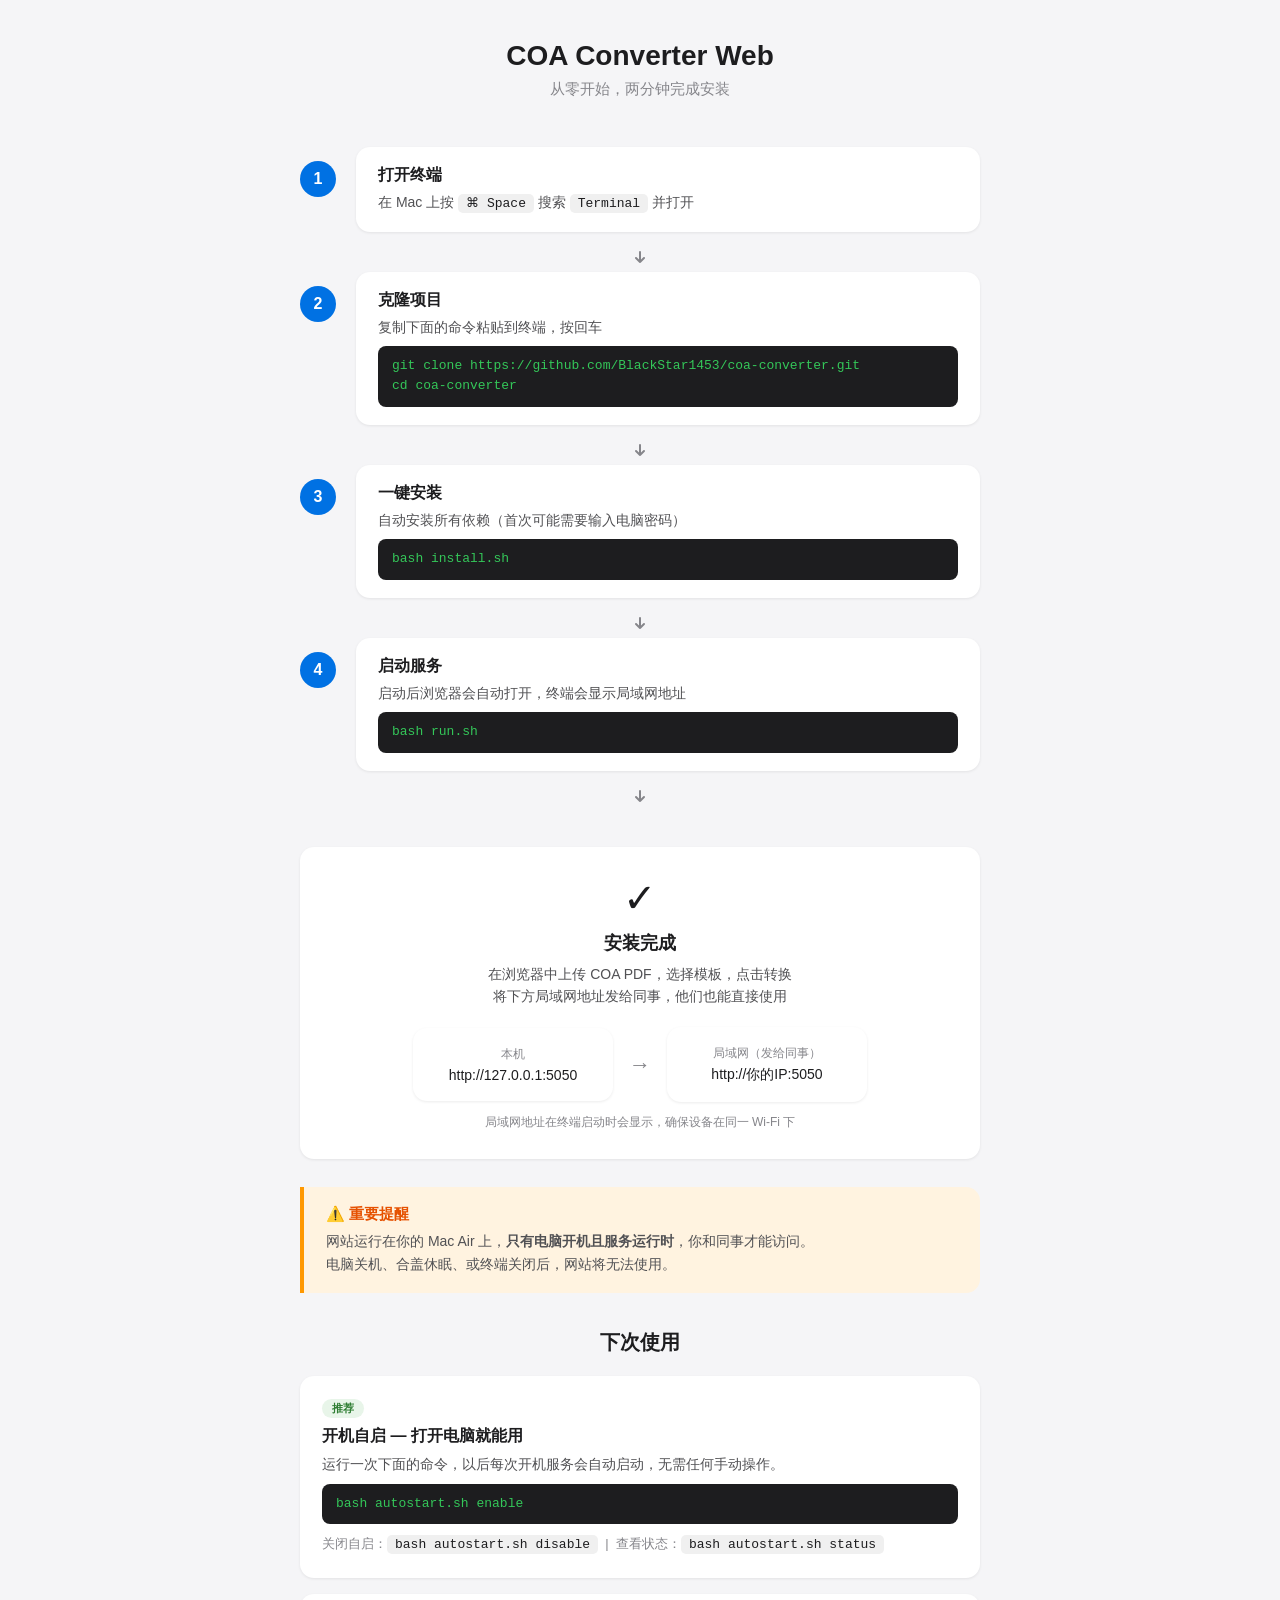
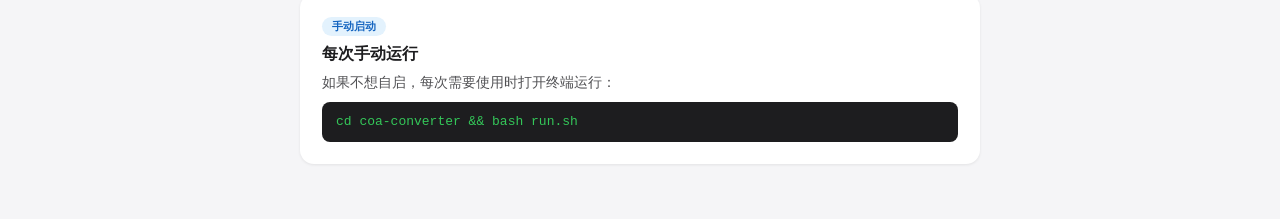
<file: quickstart.html>
<!DOCTYPE html>
<html lang="zh">
<head>
<meta charset="UTF-8">
<meta name="viewport" content="width=device-width, initial-scale=1.0">
<title>COA Converter Web — 快速开始</title>
<style>
  * { margin: 0; padding: 0; box-sizing: border-box; }
  body { font-family: -apple-system, "Helvetica Neue", Arial, sans-serif; background: #f5f5f7; color: #1d1d1f; padding: 40px 20px; }
  .container { max-width: 680px; margin: 0 auto; }
  h1 { text-align: center; font-size: 28px; font-weight: 600; margin-bottom: 8px; }
  .subtitle { text-align: center; color: #86868b; font-size: 15px; margin-bottom: 48px; }

  .step { display: flex; gap: 20px; margin-bottom: 12px; }
  .step-num { flex-shrink: 0; width: 36px; height: 36px; border-radius: 50%; background: #0071e3; color: #fff; font-size: 16px; font-weight: 600; display: flex; align-items: center; justify-content: center; margin-top: 14px; }
  .step-body { flex: 1; background: #fff; border-radius: 14px; padding: 18px 22px; box-shadow: 0 1px 3px rgba(0,0,0,.08); }
  .step-title { font-size: 16px; font-weight: 600; margin-bottom: 6px; }
  .step-desc { font-size: 14px; color: #515154; line-height: 1.5; }
  code { background: #f0f0f0; padding: 2px 8px; border-radius: 5px; font-family: "SF Mono", Menlo, monospace; font-size: 13px; color: #1d1d1f; }
  .cmd { display: block; background: #1d1d1f; color: #34c759; padding: 10px 14px; border-radius: 8px; font-family: "SF Mono", Menlo, monospace; font-size: 13px; margin-top: 8px; line-height: 1.6; white-space: pre; overflow-x: auto; }

  .arrow { display: flex; justify-content: center; padding: 4px 0; }
  .arrow svg { width: 20px; height: 20px; fill: #86868b; }

  .done { margin-top: 36px; text-align: center; background: #fff; border-radius: 14px; padding: 28px; box-shadow: 0 1px 3px rgba(0,0,0,.08); }
  .done-icon { font-size: 40px; margin-bottom: 10px; }
  .done-title { font-size: 18px; font-weight: 600; margin-bottom: 8px; }
  .done-desc { font-size: 14px; color: #515154; line-height: 1.6; }
  .url { display: inline-block; background: #0071e3; color: #fff; padding: 6px 16px; border-radius: 8px; font-family: "SF Mono", Menlo, monospace; font-size: 14px; margin-top: 10px; text-decoration: none; }

  .share { margin-top: 20px; display: flex; gap: 16px; justify-content: center; align-items: center; }
  .share-box { background: #fff; border-radius: 14px; padding: 18px 24px; box-shadow: 0 1px 3px rgba(0,0,0,.08); text-align: center; flex: 1; max-width: 200px; }
  .share-label { font-size: 12px; color: #86868b; margin-bottom: 4px; }
  .share-val { font-size: 14px; font-weight: 500; }
  .share-arrow { color: #86868b; font-size: 22px; }

  .notice { margin-top: 28px; background: #fff3e0; border-left: 4px solid #ff9800; border-radius: 0 14px 14px 0; padding: 18px 22px; }
  .notice-title { font-size: 15px; font-weight: 600; color: #e65100; margin-bottom: 6px; }
  .notice-desc { font-size: 14px; color: #515154; line-height: 1.6; }

  .section { margin-top: 36px; }
  .section-title { font-size: 20px; font-weight: 600; text-align: center; margin-bottom: 20px; }

  .option { background: #fff; border-radius: 14px; padding: 22px; box-shadow: 0 1px 3px rgba(0,0,0,.08); margin-bottom: 16px; }
  .option-badge { display: inline-block; font-size: 11px; font-weight: 600; padding: 2px 10px; border-radius: 10px; margin-bottom: 8px; }
  .badge-rec { background: #e8f5e9; color: #2e7d32; }
  .badge-manual { background: #e3f2fd; color: #1565c0; }
  .option-title { font-size: 16px; font-weight: 600; margin-bottom: 6px; }
  .option-desc { font-size: 14px; color: #515154; line-height: 1.6; }
</style>
</head>
<body>
<div class="container">

  <h1>COA Converter Web</h1>
  <p class="subtitle">从零开始，两分钟完成安装</p>

  <!-- Step 1 -->
  <div class="step">
    <div class="step-num">1</div>
    <div class="step-body">
      <div class="step-title">打开终端</div>
      <div class="step-desc">在 Mac 上按 <code>⌘ Space</code> 搜索 <code>Terminal</code> 并打开</div>
    </div>
  </div>
  <div class="arrow"><svg viewBox="0 0 20 20"><path d="M10 4v10m0 0l-4-4m4 4l4-4" stroke="#86868b" stroke-width="2" fill="none" stroke-linecap="round"/></svg></div>

  <!-- Step 2 -->
  <div class="step">
    <div class="step-num">2</div>
    <div class="step-body">
      <div class="step-title">克隆项目</div>
      <div class="step-desc">复制下面的命令粘贴到终端，按回车</div>
      <div class="cmd">git clone https://github.com/BlackStar1453/coa-converter.git
cd coa-converter</div>
    </div>
  </div>
  <div class="arrow"><svg viewBox="0 0 20 20"><path d="M10 4v10m0 0l-4-4m4 4l4-4" stroke="#86868b" stroke-width="2" fill="none" stroke-linecap="round"/></svg></div>

  <!-- Step 3 -->
  <div class="step">
    <div class="step-num">3</div>
    <div class="step-body">
      <div class="step-title">一键安装</div>
      <div class="step-desc">自动安装所有依赖（首次可能需要输入电脑密码）</div>
      <div class="cmd">bash install.sh</div>
    </div>
  </div>
  <div class="arrow"><svg viewBox="0 0 20 20"><path d="M10 4v10m0 0l-4-4m4 4l4-4" stroke="#86868b" stroke-width="2" fill="none" stroke-linecap="round"/></svg></div>

  <!-- Step 4 -->
  <div class="step">
    <div class="step-num">4</div>
    <div class="step-body">
      <div class="step-title">启动服务</div>
      <div class="step-desc">启动后浏览器会自动打开，终端会显示局域网地址</div>
      <div class="cmd">bash run.sh</div>
    </div>
  </div>
  <div class="arrow"><svg viewBox="0 0 20 20"><path d="M10 4v10m0 0l-4-4m4 4l4-4" stroke="#86868b" stroke-width="2" fill="none" stroke-linecap="round"/></svg></div>

  <!-- Done -->
  <div class="done">
    <div class="done-icon">&#10003;</div>
    <div class="done-title">安装完成</div>
    <div class="done-desc">
      在浏览器中上传 COA PDF，选择模板，点击转换<br>
      将下方局域网地址发给同事，他们也能直接使用
    </div>
    <div style="margin-top: 20px;">
      <div class="share">
        <div class="share-box">
          <div class="share-label">本机</div>
          <div class="share-val">http://127.0.0.1:5050</div>
        </div>
        <div class="share-arrow">→</div>
        <div class="share-box">
          <div class="share-label">局域网（发给同事）</div>
          <div class="share-val">http://你的IP:5050</div>
        </div>
      </div>
      <p style="font-size:12px; color:#86868b; margin-top:12px;">局域网地址在终端启动时会显示，确保设备在同一 Wi-Fi 下</p>
    </div>
  </div>

  <!-- Notice -->
  <div class="notice">
    <div class="notice-title">&#9888;&#65039; 重要提醒</div>
    <div class="notice-desc">
      网站运行在你的 Mac Air 上，<strong>只有电脑开机且服务运行时</strong>，你和同事才能访问。<br>
      电脑关机、合盖休眠、或终端关闭后，网站将无法使用。
    </div>
  </div>

  <!-- Next time -->
  <div class="section">
    <div class="section-title">下次使用</div>

    <div class="option">
      <div class="option-badge badge-rec">推荐</div>
      <div class="option-title">开机自启 — 打开电脑就能用</div>
      <div class="option-desc">
        运行一次下面的命令，以后每次开机服务会自动启动，无需任何手动操作。
      </div>
      <div class="cmd">bash autostart.sh enable</div>
      <div class="option-desc" style="margin-top:10px; font-size:13px; color:#86868b;">
        关闭自启：<code>bash autostart.sh disable</code> &nbsp;|&nbsp; 查看状态：<code>bash autostart.sh status</code>
      </div>
    </div>

    <div class="option">
      <div class="option-badge badge-manual">手动启动</div>
      <div class="option-title">每次手动运行</div>
      <div class="option-desc">如果不想自启，每次需要使用时打开终端运行：</div>
      <div class="cmd">cd coa-converter && bash run.sh</div>
    </div>
  </div>

</div>
</body>
</html>
</file>
